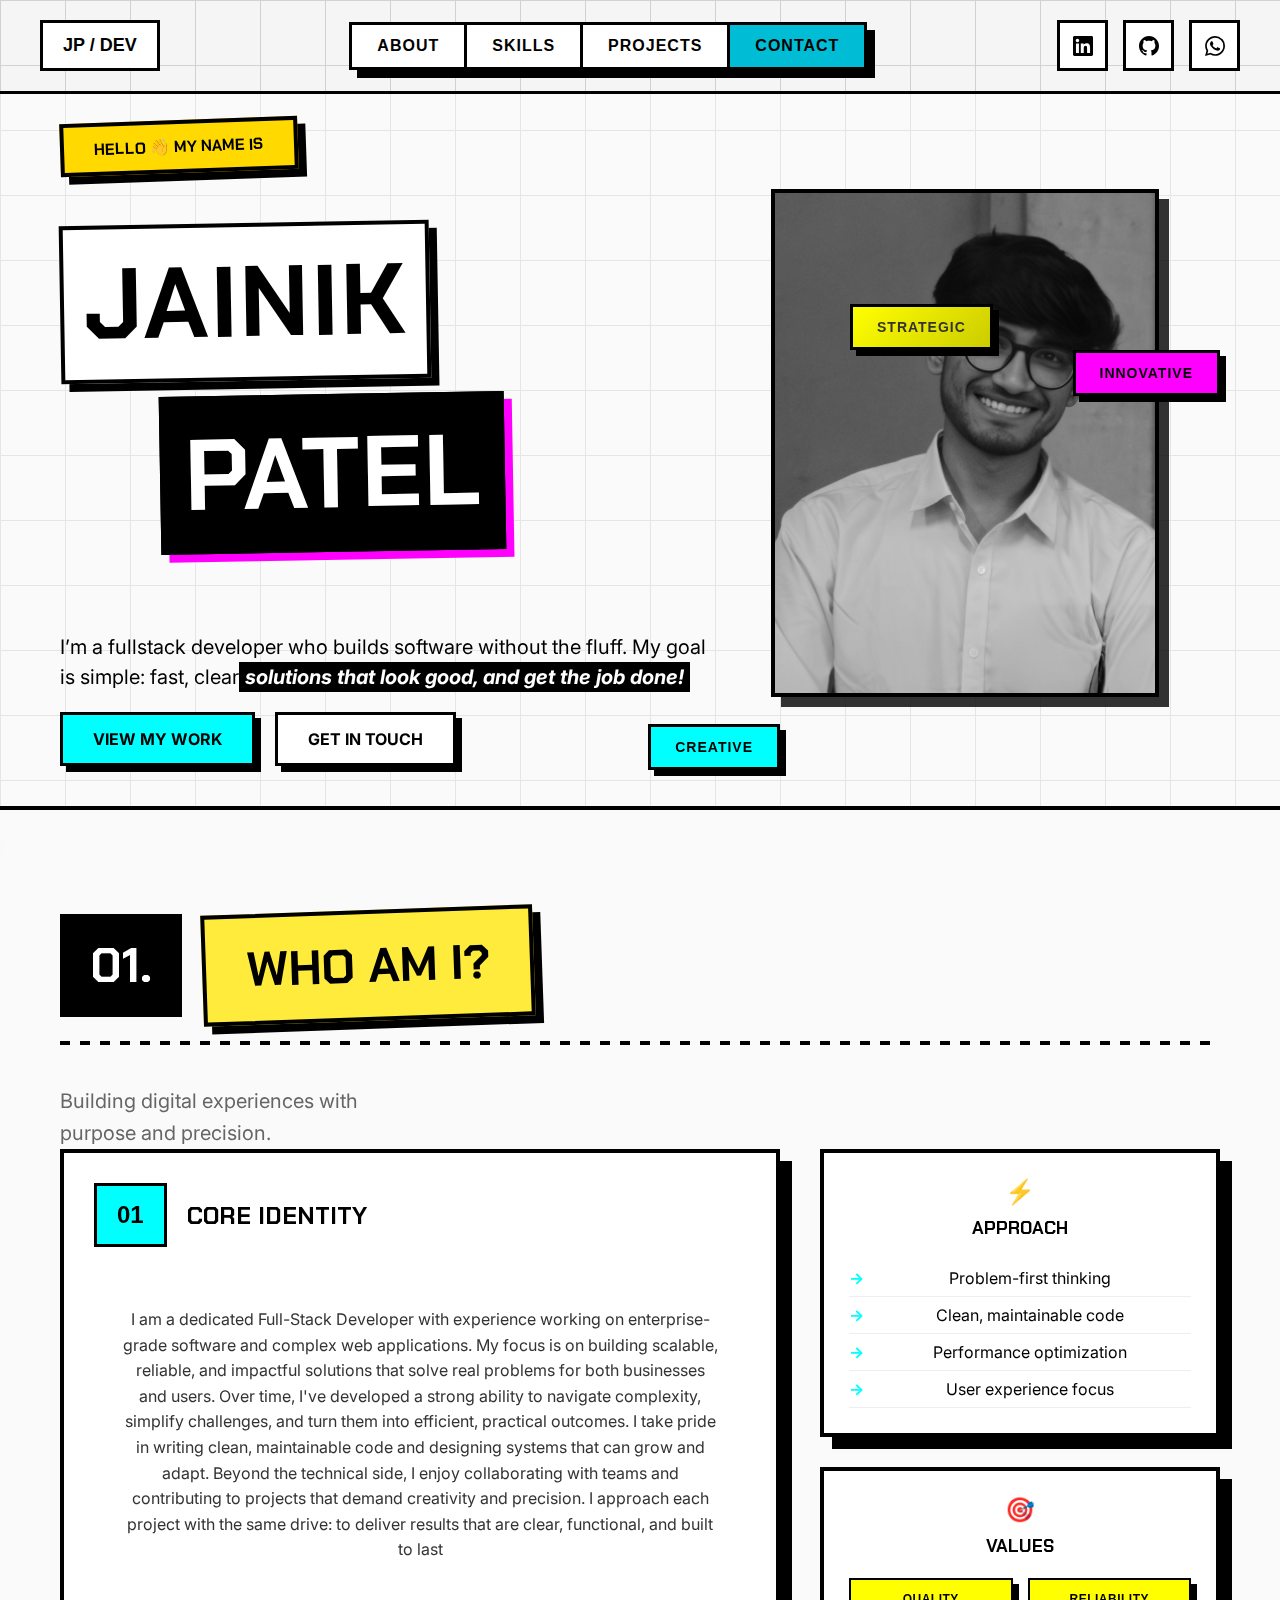
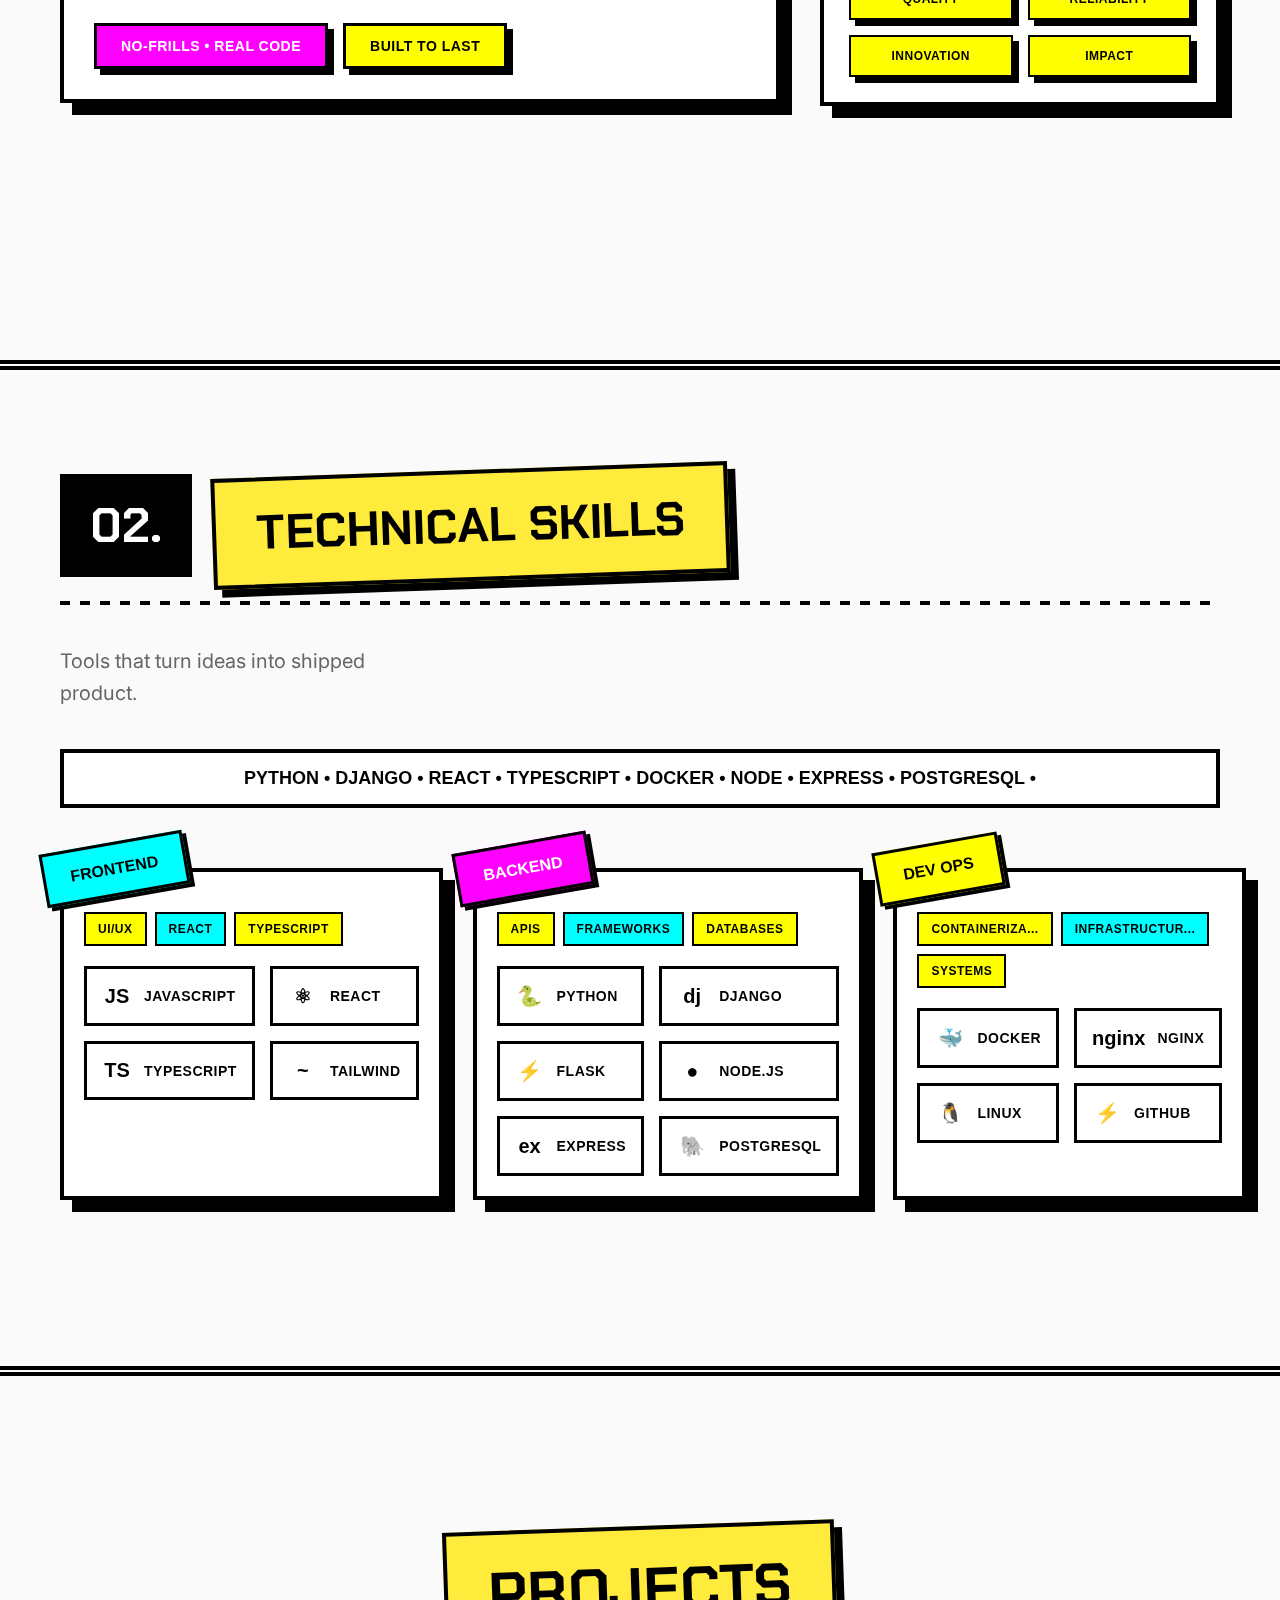
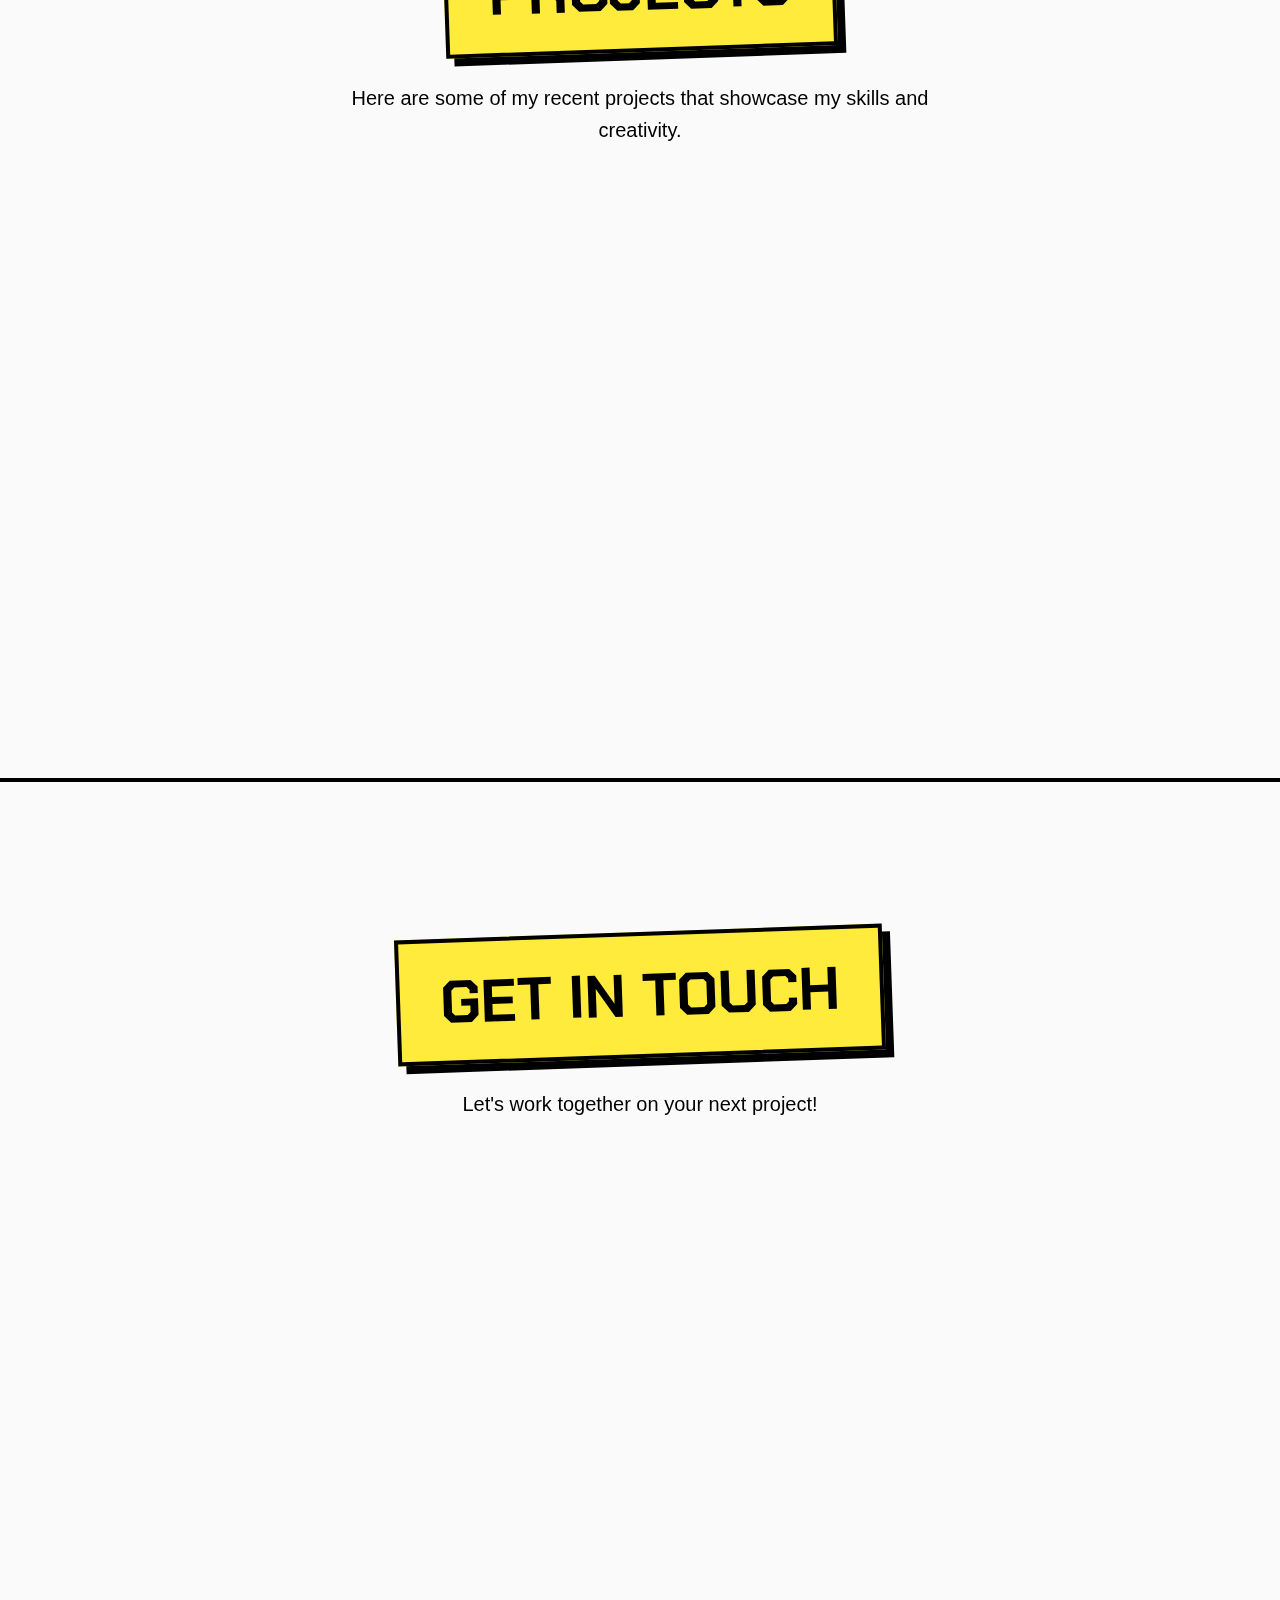
<file: index.html>
<!DOCTYPE html>
<html lang="en">
<head>
  <meta charset="UTF-8">
  <meta name="viewport" content="width=device-width, initial-scale=1.0">

      <!-- GOOGLE FONTS - BRUTALISM OPTIMIZED -->
      <link rel="preconnect" href="https://fonts.googleapis.com">
      <link rel="preconnect" href="https://fonts.gstatic.com" crossorigin>
      <link href="https://fonts.googleapis.com/css2?family=Inter:wght@300;400;500;600;700;800;900&family=Chakra+Petch:wght@300;400;500;600;700&family=JetBrains+Mono:wght@300;400;500;600;700&display=swap" rel="stylesheet">
  
  <title>Jainik Patel</title>
  <link rel="stylesheet" href="style.css">
</head>
<body>
    <nav>
        <div class="logo">JP / DEV</div>
        <ul id="nav-links">
          <li><a href="#about">ABOUT</a></li>
          <li><a href="#skills">SKILLS</a></li>
          <li><a href="#projects">PROJECTS</a></li>
          <li><a href="#contact" class="active">CONTACT</a></li>
        </ul>
        <div class="social-icons">
            <!-- LinkedIn -->
            <a href="#" class="social-icon linkedin">
              <svg width="20" height="20" viewBox="0 0 24 24" fill="currentColor">
                <path d="M20.447 20.452h-3.554v-5.569c0-1.328-.027-3.037-1.852-3.037-1.853 0-2.136 1.445-2.136 2.939v5.667H9.351V9h3.414v1.561h.046c.477-.9 1.637-1.85 3.37-1.85 3.601 0 4.267 2.37 4.267 5.455v6.286zM5.337 7.433c-1.144 0-2.063-.926-2.063-2.065 0-1.138.92-2.063 2.063-2.063 1.14 0 2.064.925 2.064 2.063 0 1.139-.925 2.065-2.064 2.065zm1.782 13.019H3.555V9h3.564v11.452zM22.225 0H1.771C.792 0 0 .774 0 1.729v20.542C0 23.227.792 24 1.771 24h20.451C23.2 24 24 23.227 24 22.271V1.729C24 .774 23.2 0 22.222 0h.003z"/>
              </svg>
            </a>
        
            <!-- GitHub -->
            <a href="#" class="social-icon github">
              <svg width="20" height="20" viewBox="0 0 24 24" fill="currentColor">
                <path d="M12 0c-6.626 0-12 5.373-12 12 0 5.302 3.438 9.8 8.207 11.387.599.111.793-.261.793-.577v-2.234c-3.338.726-4.033-1.416-4.033-1.416-.546-1.387-1.333-1.756-1.333-1.756-1.089-.745.083-.729.083-.729 1.205.084 1.839 1.237 1.839 1.237 1.07 1.834 2.807 1.304 3.492.997.107-.775.418-1.305.762-1.604-2.665-.305-5.467-1.334-5.467-5.931 0-1.311.469-2.381 1.236-3.221-.124-.303-.535-1.524.117-3.176 0 0 1.008-.322 3.301 1.23.957-.266 1.983-.399 3.003-.404 1.02.005 2.047.138 3.006.404 2.291-1.552 3.297-1.23 3.297-1.23.653 1.653.242 2.874.118 3.176.77.84 1.235 1.911 1.235 3.221 0 4.609-2.807 5.624-5.479 5.921.43.372.823 1.102.823 2.222v3.293c0 .319.192.694.801.576 4.765-1.589 8.199-6.086 8.199-11.386 0-6.627-5.373-12-12-12z"/>
              </svg>
            </a>
          
            <!-- WhatsApp -->
            <a href="#" class="social-icon whatsapp">
              <svg width="20" height="20" viewBox="0 0 24 24" fill="currentColor">
                <path d="M17.472 14.382c-.297-.149-1.758-.867-2.03-.967-.273-.099-.471-.148-.67.15-.197.297-.767.966-.94 1.164-.173.199-.347.223-.644.075-.297-.15-1.255-.463-2.39-1.475-.883-.788-1.48-1.761-1.653-2.059-.173-.297-.018-.458.13-.606.134-.133.298-.347.446-.52.149-.174.198-.298.298-.497.099-.198.05-.371-.025-.52-.075-.149-.669-1.612-.916-2.207-.242-.579-.487-.5-.669-.51-.173-.008-.371-.01-.57-.01-.198 0-.52.074-.792.372-.272.297-1.04 1.016-1.04 2.479 0 1.462 1.065 2.875 1.213 3.074.149.198 2.096 3.2 5.077 4.487.709.306 1.262.489 1.694.625.712.227 1.36.195 1.871.118.571-.085 1.758-.719 2.006-1.413.248-.694.248-1.289.173-1.413-.074-.124-.272-.198-.57-.347m-5.421 7.403h-.004a9.87 9.87 0 01-5.031-1.378l-.361-.214-3.741.982.998-3.648-.235-.374a9.86 9.86 0 01-1.51-5.26c.001-5.45 4.436-9.884 9.888-9.884 2.64 0 5.122 1.03 6.988 2.898a9.825 9.825 0 012.893 6.994c-.003 5.45-4.437 9.884-9.885 9.884m8.413-18.297A11.815 11.815 0 0012.05 0C5.495 0 .16 5.335.157 11.892c0 2.096.547 4.142 1.588 5.945L.057 24l6.305-1.654a11.882 11.882 0 005.683 1.448h.005c6.554 0 11.89-5.335 11.893-11.893A11.821 11.821 0 0020.885 3.488"/>
              </svg>
            </a>
          </div>
          
        <div class="menu-toggle" id="menu-toggle">
          <span></span>
          <span></span>
          <span></span>
        </div>
      </nav>
  
      <section class="hero">
        <div class="hero-content">
          <h3>HELLO 👋 MY NAME IS</h3>
          <div class="hero-name">
            <div class="name-part name-first">JAINIK</div>
            <div class="name-part name-last">PATEL</div>
          </div>
          <p>
            I’m a fullstack developer who builds software without the fluff. My goal is simple: fast, clear<span class="highlight">solutions that look good, and get the job done!</span>
          </p>
          <div class="hero-buttons">
            <a href="#projects" class="btn">VIEW MY WORK</a>
            <a href="#contact" class="btn">GET IN TOUCH</a>
          </div>
        </div>
      
        <!-- 📸 Hero Image with Scanning Lines -->
        <div class="hero-photo">
          <div class="photo-wrapper">
            <img src="images/01E37A52-03AD-43AE-BE27-F90F74839F0C_1_201_a.jpeg" alt="Jainik Patel">
            <div class="scan-line"></div>
            <div class="scan-line"></div>
            <div class="scan-line"></div>
          </div>
          <div class="label innovative">INNOVATIVE</div>
          <div class="label strategic">STRATEGIC</div>
          <div class="label creative">CREATIVE</div>
        </div>
      </section>
      <!-- About Section -->
      <section id="about" class="section">
        <div class="section-content">
          <div class="section-header">
            <div class="section-number">01.</div>
            <h2>WHO AM I?</h2>
          </div>
          <div class="section-divider"></div>
          <p class="section-subtitle">Building digital experiences with purpose and precision.</p>
          
          <div class="about-layout">
            <div class="core-identity-card">
              <div class="card-header">
                <div class="card-number">01</div>
                <h3>CORE IDENTITY</h3>
              </div>
              <div class="card-divider"></div>
              <p>I am a dedicated Full-Stack Developer with experience working on enterprise-grade software and complex web applications. My focus is on building scalable, reliable, and impactful solutions that solve real problems for both businesses and users. Over time, I've developed a strong ability to navigate complexity, simplify challenges, and turn them into efficient, practical outcomes. I take pride in writing clean, maintainable code and designing systems that can grow and adapt. Beyond the technical side, I enjoy collaborating with teams and contributing to projects that demand creativity and precision. I approach each project with the same drive: to deliver results that are clear, functional, and built to last</p>
              <div class="card-divider"></div>
              <div class="identity-tags">
                <span class="tag tag-magenta">NO-FRILLS • REAL CODE</span>
                <span class="tag tag-yellow">BUILT TO LAST</span>
              </div>
            </div>
            
            <div class="approach-values">
              <div class="approach-card">
                <div class="card-icon">⚡</div>
                <h3>APPROACH</h3>
                <div class="card-divider"></div>
                <ul class="approach-list">
                  <li>Problem-first thinking</li>
                  <li>Clean, maintainable code</li>
                  <li>Performance optimization</li>
                  <li>User experience focus</li>
                </ul>
              </div>
              
              <div class="values-card">
                <div class="card-icon">🎯</div>
                <h3>VALUES</h3>
                <div class="card-divider"></div>
                <div class="values-grid">
                  <span class="value-tag">QUALITY</span>
                  <span class="value-tag">RELIABILITY</span>
                  <span class="value-tag">INNOVATION</span>
                  <span class="value-tag">IMPACT</span>
                </div>
              </div>
            </div>
          </div>
        </div>
        <div class="section-border-bottom"></div>
      </section>
      <!-- Skills Section -->
      <section id="skills" class="section">
        <div class="section-content">
          <div class="section-header">
            <div class="section-number">02.</div>
            <h2>TECHNICAL SKILLS</h2>
          </div>
          <div class="section-divider"></div>
          <p class="section-subtitle">Tools that turn ideas into shipped product.</p>
          
          <div class="skills-ticker">
            <div class="ticker-content">
              PYTHON • DJANGO • REACT • TYPESCRIPT • DOCKER • NODE • EXPRESS • POSTGRESQL • 
            </div>
          </div>
          
          <div class="skills-categories">
            <!-- Frontend Category -->
            <div class="skill-category">
              <div class="category-header">
                <div class="category-label">FRONTEND</div>
              </div>
              <div class="category-tags">
                <span class="skill-tag yellow">UI/UX</span>
                <span class="skill-tag cyan">REACT</span>
                <span class="skill-tag yellow">TYPESCRIPT</span>
              </div>
              <div class="skill-cards">
                <div class="skill-card">
                  <span class="skill-icon">JS</span>
                  <span class="skill-name">JAVASCRIPT</span>
                </div>
                <div class="skill-card">
                  <span class="skill-icon">⚛</span>
                  <span class="skill-name">REACT</span>
                </div>
                <div class="skill-card">
                  <span class="skill-icon">TS</span>
                  <span class="skill-name">TYPESCRIPT</span>
                </div>
                <div class="skill-card">
                  <span class="skill-icon">~</span>
                  <span class="skill-name">TAILWIND</span>
                </div>
              </div>
            </div>

            <!-- Backend Category -->
            <div class="skill-category">
              <div class="category-header">
                <div class="category-label magenta">BACKEND</div>
              </div>
              <div class="category-tags">
                <span class="skill-tag yellow">APIS</span>
                <span class="skill-tag cyan">FRAMEWORKS</span>
                <span class="skill-tag yellow">DATABASES</span>
              </div>
              <div class="skill-cards">
                <div class="skill-card">
                  <span class="skill-icon">🐍</span>
                  <span class="skill-name">PYTHON</span>
                </div>
                <div class="skill-card">
                  <span class="skill-icon">dj</span>
                  <span class="skill-name">DJANGO</span>
                </div>
                <div class="skill-card">
                  <span class="skill-icon">⚡</span>
                  <span class="skill-name">FLASK</span>
                </div>
                <div class="skill-card">
                  <span class="skill-icon">●</span>
                  <span class="skill-name">NODE.JS</span>
                </div>
                <div class="skill-card">
                  <span class="skill-icon">ex</span>
                  <span class="skill-name">EXPRESS</span>
                </div>
                <div class="skill-card">
                  <span class="skill-icon">🐘</span>
                  <span class="skill-name">POSTGRESQL</span>
                </div>
              </div>
            </div>

            <!-- DevOps Category -->
            <div class="skill-category">
              <div class="category-header">
                <div class="category-label yellow">DEV OPS</div>
              </div>
              <div class="category-tags">
                <span class="skill-tag yellow">CONTAINERIZA...</span>
                <span class="skill-tag cyan">INFRASTRUCTUR...</span>
                <span class="skill-tag yellow">SYSTEMS</span>
              </div>
              <div class="skill-cards">
                <div class="skill-card">
                  <span class="skill-icon">🐳</span>
                  <span class="skill-name">DOCKER</span>
                </div>
                <div class="skill-card">
                  <span class="skill-icon">nginx</span>
                  <span class="skill-name">NGINX</span>
                </div>
                <div class="skill-card">
                  <span class="skill-icon">🐧</span>
                  <span class="skill-name">LINUX</span>
                </div>
                <div class="skill-card">
                  <span class="skill-icon">⚡</span>
                  <span class="skill-name">GITHUB</span>
                </div>
              </div>
            </div>
          </div>
        </div>
        <div class="section-border-bottom"></div>
      </section>

      <!-- Projects Section -->
      <section id="projects" class="section">
        <div class="section-content">
          <h2>PROJECTS</h2>
          <p>Here are some of my recent projects that showcase my skills and creativity.</p>
        </div>
      </section>

      <!-- Contact Section -->
      <section id="contact" class="section">
        <div class="section-content">
          <h2>GET IN TOUCH</h2>
          <p>Let's work together on your next project!</p>
        </div>
      </section>
        
    <script src="script.js"></script>
</body>
</html>
</file>
<file: style.css>
/* Set Inter as the default font for the whole website */
body {
  font-family: "Inter", sans-serif;
}

/* If you want some headings to use Chakra Petch */
h1,
h2,
h3 {
  font-family: "Chakra Petch", sans-serif;
}

/* If you want code-like text to use JetBrains Mono */
code,
pre {
  font-family: "JetBrains Mono", monospace;
}

html {
  scroll-behavior: smooth;
}

nav {
  display: flex;
  justify-content: space-between;
  align-items: center;
  padding: 20px 40px;
  background-color: #f5f5f5;
  border-bottom: 3px solid #000000;
  font-family: "Arial", sans-serif;
  font-weight: bold;
  background-image: linear-gradient(to right, #d1d1d1 1px, transparent 1px),
    linear-gradient(to bottom, #d1d1d1 1px, transparent 1px);
  background-size: 65px 65px;
}

body {
  margin: 0;
  font-family: "Arial", sans-serif;
  background-color: #fafafa;
  background-image: linear-gradient(to right, #e5e5e5 1px, transparent 1px),
    linear-gradient(to bottom, #e5e5e5 1px, transparent 1px);
  background-size: 65px 65px;
}

.logo {
  position: relative;
  border: 3px solid #000000;
  padding: 12px 20px;
  font-size: 18px;
  font-weight: bold;
  color: #000;
  background-color: #fff;
  cursor: pointer;
  transition: all 0.3s ease;
}

.logo::backdrop {
  content: "";
  position: absolute;
  top: 8px;
  left: 8px;
  right: -8px;
  bottom: -8px;
  background-color: #000000;
  z-index: -1;
  transition: all 0.3s ease;
}

.logo:hover {
  background-color: #ffeb3b;
  transform: translate(-4px, -4px);
}

.logo:hover::after {
  transform: translate(4px, 4px);
}

#nav-links {
  display: flex;
  list-style: none;
  margin: 0;
  padding: 0;
  gap: 0;
}

#nav-links li {
  margin: 0;
  position: relative;
}

#nav-links a {
  position: relative;
  display: block;
  padding: 12px 25px;
  text-decoration: none;
  color: #000000;
  font-size: 16px;
  font-weight: bold;
  box-shadow: 8px 8px 0px #000;
  letter-spacing: 1px;
  border: 3px solid #000;
  background-color: #fff;
  margin-left: -3px;
  transition: all 0.3s ease;
  z-index: 2;
}

#nav-links a::backdrop {
  content: "";
  position: absolute;
  top: 8px;
  left: 8px;
  right: -8px;
  bottom: -8px;
  background-color: #000;
  z-index: -1;
  transition: all 0.3s ease;
}

#nav-links a:hover {
  background-color: #ffeb3b;
  color: #000;
  transform: translate(-4px, -4px);
}

#nav-links a:hover::after {
  transform: translate(4px, 4px);
}

#nav-links a.active {
  background-color: #00bcd4;
  color: #000;
}

#nav-links a.active::after {
  background-color: #000;
}

#nav-links a.active:hover {
  background-color: #ffeb3b;
  transform: translate(-4px, -4px);
}

#nav-links li:first-child a {
  margin-left: 0;
}

.social-icons {
  display: flex;
  gap: 15px;
  align-items: center;
}
.social-icon {
  position: relative;
  display: flex;
  align-items: center;
  justify-content: center;
  width: 45px;
  height: 45px;
  border: 3px solid #000;
  background-color: #fff;
  color: #000;
  text-decoration: none;
  transition: all 0.3s ease;
}

.social-icon svg {
  transition: all 0.3s ease;
}

/* Hover effects for each platform */
.social-icon.linkedin:hover {
  background-color: #0077b5; /* LinkedIn blue */
  color: #fff;
  transform: translate(-4px, -4px);
}

.social-icon.github:hover {
  background-color: #333; /* GitHub dark gray */
  color: #fff;
  transform: translate(-4px, -4px);
}

.social-icon.whatsapp:hover {
  background-color: #25d366; /* WhatsApp green */
  color: #fff;
  transform: translate(-4px, -4px);
}

.menu-toggle {
  display: none;
  flex-direction: column;
  cursor: pointer;
  gap: 4px;
  padding: 10px;
  border: 3px solid #000;
  background-color: #fff;
  transition: all 0.3s ease;
  position: relative;
}

.menu-toggle::after {
  content: "";
  position: absolute;
  top: 8px;
  left: 8px;
  right: -8px;
  bottom: -8px;
  background-color: #000;
  z-index: -1;
  transition: all 0.3s ease;
}

.menu-toggle:hover {
  background-color: #ffeb3b;
  transform: translate(-4px, -4px);
}

.menu-toggle:hover::after {
  transform: translate(4px, 4px);
}

.menu-toggle span {
  width: 25px;
  height: 3px;
  background-color: #000;
  transition: all 0.3s ease;
}

/* Mobile Responsive */
@media (max-width: 768px) {
  nav {
    padding: 15px 20px;
  }

  .menu-toggle {
    display: flex;
  }

  #nav-links {
    position: absolute;
    top: 100%;
    left: 0;
    width: 100%;
    background-color: #f5f5f5;
    flex-direction: column;
    transform: translateY(-100%);
    opacity: 0;
    visibility: hidden;
    transition: all 0.3s ease;
    border-top: 3px solid #000;
  }

  #nav-links.active {
    transform: translateY(0);
    opacity: 1;
    visibility: visible;
  }

  #nav-links li {
    width: 100%;
  }

  #nav-links a {
    margin-left: 0;
    border-left: none;
    border-right: none;
    border-top: none;
    text-align: center;
  }

  #nav-links a::after {
    display: none;
  }

  .social-icons {
    gap: 10px;
  }

  .social-icon {
    width: 40px;
    height: 40px;
  }
}

/* ================= HERO SECTION ================= */
.hero {
  display: flex;
  align-items: center;
  min-height: 70vh;
  text-align: left;
  padding: 40px 60px; /* pushes content from edges */
  background: transparent; /* keep your global grid background visible */
}

.hero-content {
  max-width: 800px;
}

.hero-content h3 {
  display: inline-block;
  background: rgb(255, 217, 0);
  padding: 12px 30px;
  font-weight: 600;
  font-weight: bold;
  font-size: 16px;
  transform: rotate(-2deg);
  box-shadow: 8px 8px 0px #000;
  margin: 0 0 150px 0;
  border: 4px solid #000;
}

.hero-name {
  position: relative;
  margin: -100px 0 80px 0;
  display: block;
}

.name-part {
  font-size: 100px;
  font-weight: 900;
  letter-spacing: 2px;
  font-family: "Chakra Petch", sans-serif;
  position: relative;
  display: inline-block;
  cursor: pointer;
  transition: all 0.3s ease;
  overflow: hidden;
}

.name-first {
  background: #fff;
  color: #000;
  border: 4px solid #000;
  box-shadow: 8px 8px 0px #000;
  padding: 10px 20px;
  transform: rotate(-1deg);
  margin-bottom: 13px; /* Overlap with second name */
  display: block;
  width: fit-content;
}

.name-last {
  background: #000;
  color: #fff;
  border: 4px solid #000;
  box-shadow: 8px 8px 0px #ff00ff;
  padding: 10px 20px;
  transform: rotate(-1deg);
  margin-left: 100px; /* Reduce from 100px */
  display: block;
  width: fit-content;
}

.hero-content {
  max-width: 800px;
  z-index: 1;
}

/* Hover Effects */
.name-first:hover {
  box-shadow: 20px 20px 0px #000;
  transform: rotate(-1deg) translate(-6px, -6px);
}

.name-last:hover {
  box-shadow: 20px 20px 0px #ff00ff;
  transform: rotate(-2deg) translate(-6px, -6px);
}

/* Glare Effect */
.name-part::before {
  content: '';
  position: absolute;
  top: 0;
  left: -100%;
  width: 100%;
  height: 100%;
  background: linear-gradient(90deg, 
    transparent 0%, 
    rgba(255,255,255,0.4) 40%, 
    rgba(255,255,255,0.8) 50%, 
    rgba(255,255,255,0.4) 60%, 
    transparent 100%);
  transition: all 0.3s ease;
  pointer-events: none;
}

.name-part:hover::before {
  animation: glareEffect 0.6s ease-in-out;
}

@keyframes glareEffect {
  0% { left: -100%; }
  50% { left: 100%; }
  51% { left: -100%; }
  100% { left: 100%; }
}

.hero-content p {
  font-size: 20px;
  max-width: 650px;
  line-height: 1.5;
  margin-top: 80px;
  font-family: "Inter", sans-serif;
}

.hero-content p .highlight {
  background: black;
  color: white;
  font-style: italic;
  font-weight: bold;
  padding: 3px 6px;
}

.hero-buttons {
  display: flex;
  gap: 20px;
}

.hero-buttons .btn {
  text-decoration: none;
  font-weight: 700;
  padding: 14px 30px;
  box-shadow: 6px 6px 0px #000;
  transition: 0.2s ease-in-out;
  border: 3px solid #000;
  font-family: "Inter", sans-serif;
}

.hero-buttons .btn:first-child {
  background: cyan;
  color: black;
}

.hero-buttons .btn:last-child {
  background: white;
  color: black;
}

.hero-buttons .btn:hover {
  transform: translate(-4px, -4px);
  box-shadow: 10px 10px 0px #000;
}
/* ================= HERO PHOTO ================= */
.hero-photo {
  flex: 1;
  display: flex;
  align-items: center;
  justify-content: center;
}

.photo-wrapper {
  position: relative;
  width: 380px; /* bigger image */
  height: 500px;
  border: 4px solid #000;
  box-shadow: 10px 10px 0px rgba(0, 0, 0, 0.8);
  overflow: hidden;
  transition: all 0.3s ease-in-out;
  filter: grayscale(100%);
}

.photo-wrapper img {
  width: 100%;
  height: 100%;
  object-fit: cover;
  display: block;
}

/* Hover effect - color + lift */
.photo-wrapper:hover {
  filter: grayscale(0%);
  transform: translate(-6px, -6px);
  box-shadow: 16px 16px 0px cyan;
}

/* ================= SCAN LINES ================= */
.scan-line {
  position: absolute;
  left: -100%;
  width: 100%;
  height: 2px;
  background: linear-gradient(
    90deg,
    transparent 0%,
    rgba(0, 255, 255, 0.8) 30%,
    rgba(0, 255, 255, 1) 50%,
    rgba(0, 255, 255, 0.8) 70%,
    transparent 100%
  );
  box-shadow: 0 0 10px rgba(0, 255, 255, 0.5);
}

.scan-line:nth-child(2) {
  top: 20%;
  animation: scanLeft 3s ease-in-out infinite;
  animation-delay: 0s;
}

.scan-line:nth-child(3) {
  top: 50%;
  animation: scanRight 3.5s ease-in-out infinite;
  animation-delay: 1s;
}

.scan-line:nth-child(4) {
  top: 80%;
  animation: scanLeft 4s ease-in-out infinite;
  animation-delay: 2s;
}

@keyframes scanLeft {
  0%,
  20% {
    left: -100%;
    opacity: 0;
  }
  30% {
    opacity: 1;
  }
  70% {
    opacity: 1;
  }
  80%,
  100% {
    left: 100%;
    opacity: 0;
  }
}

@keyframes scanRight {
  0%,
  20% {
    right: -100%;
    left: auto;
    opacity: 0;
  }
  30% {
    opacity: 1;
  }
  70% {
    opacity: 1;
  }
  80%,
  100% {
    right: 100%;
    opacity: 0;
  }
}
.label {
  position: absolute;
  padding: 12px 24px;
  color: rgb(0, 0, 0);
  font-weight: bold;
  font-size: 14px;
  box-shadow: 6px 6px 0px #000;
  border: 3px solid #000;
  backdrop-filter: blur(10px);
  letter-spacing: 1px;
}
.innovative {
  background: linear-gradient(135deg, #ff00ff, #ff00ff);
  top: 350px;
  right: 60px;
  animation: float2 4.5s ease-in-out infinite;
}

.strategic {
  background: linear-gradient(135deg, #ffff00, #cccc00);
  color: #333;
  bottom: 550px;
  left: 850px;
  animation: float3 3.8s ease-in-out infinite;
}

.creative {
  background: linear-gradient(135deg, cyan, cyan);
  bottom: 130px;
  right: 500px;
  animation: float4 4.2s ease-in-out infinite;
}

@keyframes float2 {
  0%,
  100% {
    transform: translateY(0px) rotate(15deg);
  }
  50% {
    transform: translateY(-25px) rotate(18deg);
  }
}

@keyframes float3 {
  0%,
  100% {
    transform: translateY(0px) rotate(-10deg);
  }
  50% {
    transform: translateY(-18px) rotate(-13deg);
  }
}

@keyframes float4 {
  0%,
  100% {
    transform: translateY(0px) rotate(-8deg);
  }
  50% {
    transform: translateY(-22px) rotate(-12deg);
  }
}
/* Parallax Background - Fixed Grid */
body::before {
  content: "";
  position: fixed;
  top: 0;
  left: 0;
  width: 100%;
  height: 100%;
  background-image: linear-gradient(to right, #e5e5e5 1px, transparent 1px),
    linear-gradient(to bottom, #e5e5e5 1px, transparent 1px);
  background-size: 65px 65px;
  z-index: -1;
  pointer-events: none;
}

/* Remove grid from body since we're using fixed */
body {
  background-image: none;
}

/* Make nav fixed */
nav {
  position: fixed;
  top: 0;
  left: 0;
  right: 0;
  z-index: 1000;
}

/* Add padding to hero for fixed nav */
.hero {
  padding-top: 120px;
}

/* Scrollable sections */
.section {
  min-height: 100vh;
  padding: 100px 60px;
  display: flex;
  align-items: center;
  justify-content: center;
  background: rgba(250, 250, 250, 0.9);
  backdrop-filter: blur(5px);
  margin-bottom: 2px;
}

.section-content {
  max-width: 800px;
  text-align: center;
}

.section h2 {
  font-size: 60px;
  font-weight: bold;
  margin-bottom: 30px;
  background: #ffeb3b;
  display: inline-block;
  padding: 20px 40px;
  border: 4px solid #000;
  box-shadow: 8px 8px 0px #000;
  transform: rotate(-2deg);
}

.section p {
  font-size: 20px;
  line-height: 1.6;
  max-width: 600px;
  margin: 0 auto;
}

.skills-grid {
  display: grid;
  grid-template-columns: repeat(auto-fit, minmax(200px, 1fr));
  gap: 20px;
  margin-top: 40px;
}

.skill-item {
  background: #00bcd4;
  padding: 20px;
  border: 3px solid #000;
  box-shadow: 6px 6px 0px #000;
  font-weight: bold;
  font-size: 18px;
  transition: transform 0.3s ease;
}

.skill-item:hover {
  transform: translate(-4px, -4px);
  box-shadow: 10px 10px 0px #000;
}
/* Section Styling */
.section {
  min-height: 100vh;
  padding: 100px 60px 0 60px;
  display: flex;
  flex-direction: column;
  background: rgba(250, 250, 250, 0.9);
  backdrop-filter: blur(5px);
  position: relative;
}

.section-border-bottom {
  position: absolute;
  bottom: 0;
  left: 0;
  right: 0;
  height: 4px;
  background: #000;
}

.section-content {
  max-width: 1400px;
  width: 100%;
  margin: 0 auto;
  flex: 1;
}

.section-header {
  display: flex;
  align-items: center;
  gap: 20px;
  margin-bottom: 20px;
}

.section-number {
  background: #000;
  color: #fff;
  padding: 20px 30px;
  font-size: 48px;
  font-weight: bold;
  font-family: "Chakra Petch", sans-serif;
}

.section-header h2 {
  font-size: 48px;
  font-weight: bold;
  margin: 0;
  font-family: "Chakra Petch", sans-serif;
  text-transform: uppercase;
}

.section-divider {
  height: 4px;
  background: repeating-linear-gradient(
    to right,
    #000 0px,
    #000 10px,
    transparent 10px,
    transparent 20px
  );
  margin-bottom: 40px;
}

.section-subtitle {
  font-size: 18px;
  color: #666;
  text-align: left;
  margin-bottom: 60px;
  font-family: "Inter", sans-serif;
  margin-left: 0;
  padding-right: 800px;
}
/* About Layout */
.section:not(:first-child) {
  border-top: 4px solid #000;
}

.about-layout {
  display: grid;
  grid-template-columns: 1fr 400px;
  gap: 40px;
  height: auto; /* Change from calc(100vh - 300px) to auto */
  min-height: calc(135vh - 400px); /* Use min-height instead */
  align-items: start; /* Align items to start instead of stretch */
}

.core-identity-card {
  border: 4px solid #000;
  background: #fff;
  box-shadow: 12px 12px 0px #000;
  padding: 30px;
  display: flex;
  flex-direction: column;
  min-height: 0; /* Allow flexible height */
  overflow: visible; /* Ensure tags don't get cut off */
}

.card-header {
  display: flex;
  align-items: center;
  gap: 20px;
  margin-bottom: 20px;
}

.card-number {
  background: #00ffff;
  color: #000;
  padding: 15px 20px;
  font-size: 24px;
  font-weight: bold;
  border: 3px solid #000;
}

.card-header h3 {
  font-size: 24px;
  font-weight: bold;
  margin: 0;
  font-family: "Chakra Petch", sans-serif;
}

.card-divider {
  height: 0px;
  background: #000;
  margin: 20px 0;
}

.core-identity-card p {
  font-size: 16px;
  line-height: 1.6;
  color: #333;
  flex: 1;
  font-family: "Inter", sans-serif;
}

.identity-tags {
  display: flex;
  gap: 15px;
  margin-top: 20px;
  flex-wrap: wrap; /* Allow wrapping on smaller screens */
}

.tag {
  padding: 12px 24px;
  font-weight: bold;
  font-size: 14px;
  border: 3px solid #000;
  box-shadow: 6px 6px 0px #000;
  letter-spacing: 0.5px;
  white-space: nowrap; /* Prevent text wrapping */
  flex-shrink: 0; /* Prevent shrinking */
}

.tag-magenta {
  background: #ff00ff;
  color: #fff;
}

.tag-yellow {
  background: #ffff00;
  color: #000;
}

/* Approach and Values */
.approach-values {
  display: flex;
  flex-direction: column;
  gap: 30px;
}

.approach-card,
.values-card {
  border: 4px solid #000;
  background: #fff;
  box-shadow: 12px 12px 0px #000;
  padding: 25px;
}

.card-icon {
  font-size: 24px;
  margin-bottom: 10px;
}

.approach-card h3,
.values-card h3 {
  font-size: 18px;
  font-weight: bold;
  margin: 0 0 15px 0;
  font-family: "Chakra Petch", sans-serif;
}

.approach-list {
  list-style: none;
  padding: 0;
  margin: 0;
}

.approach-list li {
  padding: 8px 0;
  border-bottom: 1px solid #eee;
  position: relative;
  padding-left: 20px;
  font-family: "Inter", sans-serif;
}

.approach-list li:before {
  content: "→";
  position: absolute;
  left: 0;
  color: #00ffff;
  font-weight: bold;
}

.values-grid {
  display: grid;
  grid-template-columns: 1fr 1fr;
  gap: 15px;
}

.value-tag {
  background: #ffff00;
  color: #000;
  padding: 12px 16px;
  box-shadow: 6px 6px 0px #000;
  text-align: center;
  font-weight: bold;
  font-size: 12px;
  border: 2px solid #000;
  letter-spacing: 0.5px;
}

/* Mobile Responsive */
@media (max-width: 968px) {
  .about-layout {
    grid-template-columns: 1fr;
    gap: 30px;
  }

  .section-header {
    flex-direction: column;
    align-items: flex-start;
    gap: 10px;
  }

  .section-number {
    font-size: 32px;
    padding: 15px 20px;
  }

  .section-header h2 {
    font-size: 32px;
  }
}

/* Skills Section Styles */
.skills-ticker {
  background: #fff;
  border: 4px solid #000;
  padding: 15px 0;
  margin: 40px 0;
  overflow: hidden;
  position: relative;
}

.ticker-content {
  display: inline-block;
  font-weight: bold;
  font-size: 18px;
  white-space: nowrap;
  animation: ticker 20s linear infinite;
}

@keyframes ticker {
  0% { transform: translateX(100%); }
  100% { transform: translateX(-100%); }
}

.skills-categories {
  display: grid;
  grid-template-columns: repeat(3, 1fr);
  gap: 30px;
  margin-top: 60px;
}

.skill-category {
  border: 4px solid #000;
  background: #fff;
  box-shadow: 12px 12px 0px #000;
  position: relative;
  overflow: visible;
}

.category-header {
  position: relative;
  padding: 0;
}

.category-label {
  background: #00ffff;
  color: #000;
  padding: 15px 25px;
  font-weight: bold;
  font-size: 16px;
  position: absolute;
  top: -30px;
  left: -22px;
  transform: rotate(-10deg);
  border: 3px solid #000;
  box-shadow: 4px 4px 0px #000;
  z-index: 2;
}

.category-label.magenta {
  background: #ff00ff;
  color: #fff;
}

.category-label.yellow {
  background: #ffff00;
  color: #000;
}

.category-tags {
  display: flex;
  gap: 8px;
  padding: 40px 20px 20px;
  flex-wrap: wrap;
}

.skill-tag {
  padding: 8px 12px;
  font-size: 12px;
  font-weight: bold;
  border: 2px solid #000;
  letter-spacing: 0.5px;
}

.skill-tag.yellow {
  background: #ffff00;
  color: #000;
}

.skill-tag.cyan {
  background: #00ffff;
  color: #000;
}

.skill-cards {
  display: grid;
  grid-template-columns: 1fr 1fr;
  gap: 15px;
  padding: 0 20px 20px;
}

.skill-card {
  display: flex;
  align-items: center;
  gap: 12px;
  padding: 15px;
  border: 3px solid #000;
  background: #fff;
  font-weight: bold;
  transition: transform 0.3s ease;
}

.skill-card:hover {
  transform: translate(-2px, -2px);
  box-shadow: 4px 4px 0px #000;
}

.skill-icon {
  font-size: 20px;
  min-width: 30px;
  text-align: center;
}

.skill-name {
  font-size: 14px;
  letter-spacing: 0.5px;
}

/* Mobile Responsive */
@media (max-width: 768px) {
  .skills-categories {
    grid-template-columns: 1fr;
    gap: 20px;
  }
  
  .skill-cards {
    grid-template-columns: 1fr;
  }
}
</file>
